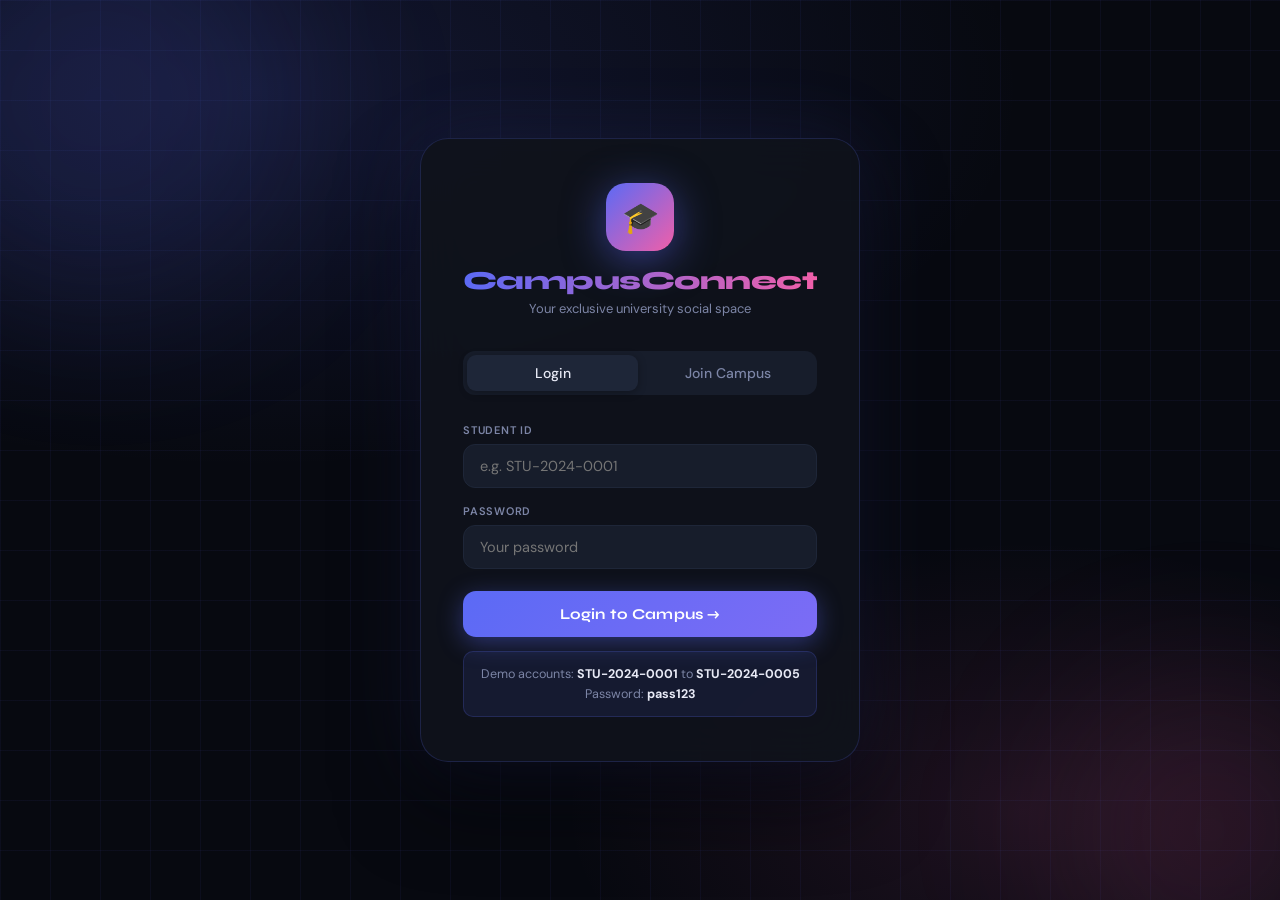
<file: frontend/index.html>
<!DOCTYPE html>
<html lang="en">
<head>
<meta charset="UTF-8">
<meta name="viewport" content="width=device-width, initial-scale=1.0">
<title>CampusConnect — Login</title>
<link href="https://fonts.googleapis.com/css2?family=Syne:wght@400;600;700;800&family=DM+Sans:ital,wght@0,300;0,400;0,500;0,600;1,400&display=swap" rel="stylesheet">
<style>
:root {
  --bg: #070910;
  --surface: #10131c;
  --surface2: #171d2b;
  --surface3: #1e2638;
  --accent: #5b6af5;
  --accent2: #f05fa9;
  --accent3: #00e0b8;
  --text: #e8eaf6;
  --text2: #7c85a6;
  --text3: #444d6a;
  --border: #1e2638;
  --radius: 18px;
}
* { margin:0; padding:0; box-sizing:border-box; }
html, body { height:100%; font-family:'DM Sans',sans-serif; background:var(--bg); color:var(--text); overflow:hidden; }

.page {
  display:none; width:100vw; height:100vh; align-items:center; justify-content:center;
  background:
    radial-gradient(ellipse 100% 70% at 20% 10%, rgba(91,106,245,0.14) 0%, transparent 60%),
    radial-gradient(ellipse 60% 50% at 80% 90%, rgba(240,95,169,0.10) 0%, transparent 60%),
    var(--bg);
  position:relative; overflow:hidden;
}
.page.active { display:flex; }

/* Grid bg */
.page::before {
  content:''; position:absolute; inset:0;
  background-image:
    linear-gradient(rgba(91,106,245,0.06) 1px, transparent 1px),
    linear-gradient(90deg, rgba(91,106,245,0.06) 1px, transparent 1px);
  background-size:50px 50px;
  pointer-events:none;
}

/* Floating orbs */
.orb {
  position:absolute; border-radius:50%; filter:blur(80px); pointer-events:none; animation:float 8s ease-in-out infinite;
}
.orb1 { width:400px; height:400px; background:rgba(91,106,245,0.12); top:-100px; left:-100px; }
.orb2 { width:300px; height:300px; background:rgba(240,95,169,0.10); bottom:-80px; right:-80px; animation-delay:-4s; }
@keyframes float { 0%,100%{transform:translateY(0)} 50%{transform:translateY(-30px)} }

.card {
  position:relative; z-index:10;
  background:rgba(16,19,28,0.92);
  border:1px solid rgba(91,106,245,0.2);
  border-radius:28px;
  padding:44px 42px;
  width:440px; max-width:96vw; max-height:96vh; overflow-y:auto;
  box-shadow: 0 0 80px rgba(91,106,245,0.12), 0 40px 80px rgba(0,0,0,0.6);
  backdrop-filter:blur(24px);
  scrollbar-width:none;
}
.card::-webkit-scrollbar { display:none; }

.logo { text-align:center; margin-bottom:34px; }
.logo-badge {
  width:68px; height:68px; border-radius:20px; margin:0 auto 14px;
  background:linear-gradient(135deg,var(--accent),var(--accent2));
  display:flex; align-items:center; justify-content:center; font-size:30px;
  box-shadow:0 8px 40px rgba(91,106,245,0.5);
}
.logo h1 { font-family:'Syne',sans-serif; font-size:26px; font-weight:800; letter-spacing:-0.02em;
  background:linear-gradient(90deg,var(--accent),var(--accent2)); -webkit-background-clip:text; -webkit-text-fill-color:transparent; }
.logo p { color:var(--text2); font-size:13px; margin-top:4px; }

.tab-row { display:flex; background:var(--surface2); border-radius:12px; padding:4px; margin-bottom:28px; gap:4px; }
.tab { flex:1; text-align:center; padding:9px; border-radius:9px; cursor:pointer; font-size:14px; font-weight:500; color:var(--text2); transition:all .2s; }
.tab.active { background:var(--surface3); color:var(--text); box-shadow:0 2px 8px rgba(0,0,0,0.3); }

.field { margin-bottom:16px; }
.field label { display:block; font-size:11px; font-weight:600; color:var(--text2); margin-bottom:7px; text-transform:uppercase; letter-spacing:.07em; }
.field input, .field select, .field textarea {
  width:100%; padding:12px 16px; border-radius:12px;
  background:var(--surface2); border:1.5px solid var(--border);
  color:var(--text); font-family:'DM Sans',sans-serif; font-size:14.5px;
  outline:none; transition:all .2s; resize:none;
}
.field input:focus, .field select:focus, .field textarea:focus {
  border-color:var(--accent); background:var(--surface3); box-shadow:0 0 0 4px rgba(91,106,245,0.12);
}
.field select option { background:var(--surface2); }
.field-row { display:grid; grid-template-columns:1fr 1fr; gap:12px; }

.btn {
  width:100%; padding:14px; border-radius:13px; border:none; cursor:pointer;
  font-family:'Syne',sans-serif; font-size:15px; font-weight:700; letter-spacing:.01em;
  transition:all .18s; position:relative; overflow:hidden;
}
.btn-primary {
  background:linear-gradient(135deg,var(--accent),#7c6cf5);
  color:#fff; box-shadow:0 6px 24px rgba(91,106,245,0.4); margin-top:6px;
}
.btn-primary:hover { transform:translateY(-2px); box-shadow:0 10px 32px rgba(91,106,245,0.5); }
.btn-primary:active { transform:translateY(0); }
.btn-primary:disabled { opacity:.5; cursor:not-allowed; transform:none; }

.error { background:rgba(240,95,169,0.1); border:1px solid rgba(240,95,169,0.3); color:#f05fa9; border-radius:10px; padding:10px 14px; font-size:13px; margin-bottom:16px; display:none; }
.hint { background:rgba(91,106,245,0.1); border:1px solid rgba(91,106,245,0.2); border-radius:10px; padding:12px 14px; font-size:12.5px; color:var(--text2); margin-top:14px; text-align:center; line-height:1.6; }
.hint strong { color:var(--text); }
</style>
</head>
<body>

<div class="page active" id="authPage">
  <div class="orb orb1"></div>
  <div class="orb orb2"></div>
  <div class="card">
    <div class="logo">
      <div class="logo-badge">🎓</div>
      <h1>CampusConnect</h1>
      <p>Your exclusive university social space</p>
    </div>
    <div class="tab-row">
      <div class="tab active" onclick="switchTab('login')">Login</div>
      <div class="tab" onclick="switchTab('register')">Join Campus</div>
    </div>
    <div class="error" id="authError"></div>

    <!-- LOGIN FORM -->
    <div id="loginForm">
      <div class="field">
        <label>Student ID</label>
        <input type="text" id="loginId" placeholder="e.g. STU-2024-0001" autocomplete="username">
      </div>
      <div class="field">
        <label>Password</label>
        <input type="password" id="loginPw" placeholder="Your password" autocomplete="current-password" onkeydown="if(event.key==='Enter')doLogin()">
      </div>
      <button class="btn btn-primary" id="loginBtn" onclick="doLogin()">Login to Campus →</button>
      <div class="hint">Demo accounts: <strong>STU-2024-0001</strong> to <strong>STU-2024-0005</strong><br>Password: <strong>pass123</strong></div>
    </div>

    <!-- REGISTER FORM -->
    <div id="registerForm" style="display:none">
      <div class="field">
        <label>Full Name</label>
        <input type="text" id="regName" placeholder="Your full name">
      </div>
      <div class="field-row">
        <div class="field">
          <label>Student ID</label>
          <input type="text" id="regId" placeholder="STU-2024-XXXX">
        </div>
        <div class="field">
          <label>Year</label>
          <select id="regYear">
            <option value="">Year</option>
            <option>1st Year</option><option>2nd Year</option>
            <option>3rd Year</option><option>4th Year</option>
            <option>Masters</option><option>PhD</option>
          </select>
        </div>
      </div>
      <div class="field">
        <label>Department</label>
        <select id="regDept">
          <option value="">Select your department</option>
          <option>Computer Science & Engineering</option>
          <option>Electrical Engineering</option>
          <option>Mechanical Engineering</option>
          <option>Business Administration</option>
          <option>Physics</option><option>Mathematics</option>
          <option>Chemistry</option><option>Economics</option>
          <option>Law</option><option>Medical Sciences</option>
          <option>Architecture</option><option>Arts & Humanities</option>
        </select>
      </div>
      <div class="field">
        <label>Bio <span style="color:var(--text3);font-weight:400">(optional)</span></label>
        <textarea id="regBio" rows="2" placeholder="Tell campus about yourself..."></textarea>
      </div>
      <div class="field">
        <label>Password</label>
        <input type="password" id="regPw" placeholder="Min. 6 characters">
      </div>
      <button class="btn btn-primary" id="registerBtn" onclick="doRegister()">Create My Account 🎉</button>
    </div>
  </div>
</div>

<script>
const API = 'http://localhost:8000/api';

function switchTab(tab) {
  document.querySelectorAll('.tab').forEach((t,i)=>t.classList.toggle('active',['login','register'][i]===tab));
  document.getElementById('loginForm').style.display = tab==='login'?'block':'none';
  document.getElementById('registerForm').style.display = tab==='register'?'block':'none';
  hideError();
}

function showError(msg) {
  const el=document.getElementById('authError');
  el.textContent=msg; el.style.display='block';
}
function hideError() { document.getElementById('authError').style.display='none'; }

async function doLogin() {
  const btn=document.getElementById('loginBtn');
  btn.disabled=true; btn.textContent='Logging in...';
  hideError();
  const res = await fetch(`${API}/auth/login`, {
    method:'POST', headers:{'Content-Type':'application/json'},
    body: JSON.stringify({
      student_id: document.getElementById('loginId').value.trim(),
      password: document.getElementById('loginPw').value
    })
  }).catch(()=>null);
  btn.disabled=false; btn.textContent='Login to Campus →';
  if (!res || !res.ok) {
    const err = res ? await res.json() : {};
    return showError(err.error || 'Cannot connect to server. Is the backend running?');
  }
  const data = await res.json();
  localStorage.setItem('cc_token', data.token);
  localStorage.setItem('cc_user', JSON.stringify(data.user));
  window.location.href = 'app.html';
}

async function doRegister() {
  const btn=document.getElementById('registerBtn');
  btn.disabled=true; btn.textContent='Creating account...';
  hideError();
  const body = {
    name: document.getElementById('regName').value.trim(),
    student_id: document.getElementById('regId').value.trim(),
    department: document.getElementById('regDept').value,
    bio: document.getElementById('regBio').value.trim(),
    password: document.getElementById('regPw').value,
    year: document.getElementById('regYear').value,
  };
  if (!body.name||!body.student_id||!body.department||!body.password) {
    btn.disabled=false; btn.textContent='Create My Account 🎉';
    return showError('Please fill in all required fields.');
  }
  const res = await fetch(`${API}/auth/register`, {
    method:'POST', headers:{'Content-Type':'application/json'},
    body: JSON.stringify(body)
  }).catch(()=>null);
  btn.disabled=false; btn.textContent='Create My Account 🎉';
  if (!res || !res.ok) {
    const err = res ? await res.json() : {};
    return showError(err.error || 'Cannot connect to server.');
  }
  const data = await res.json();
  localStorage.setItem('cc_token', data.token);
  localStorage.setItem('cc_user', JSON.stringify(data.user));
  window.location.href = 'app.html';
}

// Redirect if already logged in
if (localStorage.getItem('cc_token')) window.location.href='app.html';
</script>
</body>
</html>
</file>
<file: frontend/css/app.css>
/* ═══════════════════════════════════════════
   CampusConnect — App Stylesheet
   ═══════════════════════════════════════════ */

:root {
  --bg: #070910;
  --surface: #10131c;
  --surface2: #151a27;
  --surface3: #1c2234;
  --accent: #5b6af5;
  --accent2: #f05fa9;
  --accent3: #00e0b8;
  --accent4: #ffa94d;
  --text: #e8eaf6;
  --text2: #7c85a6;
  --text3: #3f4762;
  --border: #1c2234;
  --border2: #252e47;
  --sb-width: 240px;
  --topbar-h: 58px;
  --radius: 16px;
  --radius-sm: 10px;
  --radius-xs: 7px;
  --shadow: 0 4px 24px rgba(0,0,0,0.4);
  --shadow-lg: 0 20px 60px rgba(0,0,0,0.6);
}

/* ── RESET & BASE ── */
*, *::before, *::after { box-sizing: border-box; margin: 0; padding: 0; }
html { font-size: 15px; }
body { font-family: 'DM Sans', sans-serif; background: var(--bg); color: var(--text); overflow-x: hidden; }
a { text-decoration: none; color: inherit; cursor: pointer; }
button { font-family: 'DM Sans', sans-serif; cursor: pointer; }
input, textarea, select { font-family: 'DM Sans', sans-serif; }
img { display: block; }
::-webkit-scrollbar { width: 5px; height: 5px; }
::-webkit-scrollbar-track { background: transparent; }
::-webkit-scrollbar-thumb { background: var(--border2); border-radius: 99px; }

/* ── LAYOUT ── */
.sidebar {
  position: fixed; top: 0; left: 0; bottom: 0;
  width: var(--sb-width); background: var(--surface);
  border-right: 1px solid var(--border); display: flex; flex-direction: column;
  padding: 20px 12px; z-index: 100; transition: transform .25s;
}

.main {
  margin-left: var(--sb-width);
  min-height: 100vh; display: flex; flex-direction: column;
}

/* ── SIDEBAR LOGO ── */
.sb-logo {
  display: flex; align-items: center; gap: 10px;
  padding: 4px 8px 20px; border-bottom: 1px solid var(--border); margin-bottom: 10px;
}
.sb-logo-icon { font-size: 22px; }
.sb-logo-text { font-family: 'Syne', sans-serif; font-size: 17px; font-weight: 600; color: var(--text2); }
.sb-logo-text strong { color: var(--text); }

/* ── NAV ── */
.sb-nav { display: flex; flex-direction: column; gap: 3px; flex: 1; }
.nav-item {
  display: flex; align-items: center; gap: 11px;
  padding: 10px 12px; border-radius: var(--radius-sm);
  color: var(--text2); font-size: 14px; font-weight: 500;
  transition: all .15s; position: relative; cursor: pointer; user-select: none;
}
.nav-item:hover { background: var(--surface2); color: var(--text); }
.nav-item.active { background: rgba(91,106,245,0.14); color: var(--accent); }
.nav-item.danger:hover { background: rgba(240,95,169,0.1); color: var(--accent2); }
.ni-icon { font-size: 19px; width: 22px; text-align: center; flex-shrink: 0; }
.nb {
  margin-left: auto; background: var(--accent2); color: #fff;
  font-size: 11px; font-weight: 700; border-radius: 99px;
  padding: 2px 7px; min-width: 20px; text-align: center;
}
.sb-divider { height: 1px; background: var(--border); margin: 8px 0; }

/* ── SIDEBAR ME ── */
.sb-me {
  margin-top: 12px; padding: 12px; border-radius: var(--radius-sm);
  background: var(--surface2); border: 1px solid var(--border);
  display: flex; align-items: center; gap: 10px; cursor: pointer;
  transition: background .15s;
}
.sb-me:hover { background: var(--surface3); }
.sb-me-av { width: 34px; height: 34px; border-radius: 50%; flex-shrink: 0; }
.sb-me-info { flex: 1; overflow: hidden; }
.sb-me-name { font-size: 13px; font-weight: 600; white-space: nowrap; overflow: hidden; text-overflow: ellipsis; }
.sb-me-id { font-size: 11px; color: var(--text2); }

/* ── TOPBAR ── */
.topbar {
  position: sticky; top: 0; z-index: 90;
  height: var(--topbar-h); display: flex; align-items: center; gap: 14px;
  padding: 0 24px; background: rgba(7,9,16,0.88); backdrop-filter: blur(14px);
  border-bottom: 1px solid var(--border);
}
.topbar-title { font-family: 'Syne', sans-serif; font-size: 17px; font-weight: 700; flex: 1; }
.burger { background: none; border: none; color: var(--text2); font-size: 20px; display: none; padding: 4px; }
.search-wrap {
  display: flex; align-items: center; gap: 9px;
  background: var(--surface2); border: 1px solid var(--border);
  border-radius: 99px; padding: 7px 16px; width: 260px;
  transition: border-color .2s;
}
.search-wrap:focus-within { border-color: var(--accent); }
.search-icon { color: var(--text3); font-size: 15px; }
.search-inp { background: none; border: none; outline: none; color: var(--text); font-size: 14px; flex: 1; }
.search-inp::placeholder { color: var(--text3); }
.notif-trigger {
  background: var(--surface2); border: 1px solid var(--border);
  border-radius: 99px; padding: 7px 14px; color: var(--text2); font-size: 14px;
  display: flex; align-items: center; gap: 7px; transition: all .15s; position: relative;
}
.notif-trigger:hover { border-color: var(--accent2); color: var(--text); }
.notif-badge-btn {
  background: var(--accent2); color: #fff; font-size: 10px; font-weight: 700;
  border-radius: 99px; padding: 1px 6px;
}

/* ── VIEWS ── */
.view { display: none; }
.view.active { display: block; }
.view-inner { max-width: 760px; margin: 0 auto; padding: 28px 24px; }
.view-heading { font-family: 'Syne', sans-serif; font-size: 22px; font-weight: 800; margin-bottom: 4px; }
.view-sub { color: var(--text2); font-size: 14px; margin-bottom: 22px; }
.view-head-row { display: flex; align-items: center; justify-content: space-between; flex-wrap: wrap; gap: 12px; margin-bottom: 18px; }

/* ── CARD ── */
.card {
  background: var(--surface); border: 1px solid var(--border);
  border-radius: var(--radius); overflow: hidden;
}

/* ── AVATAR ── */
.av {
  border-radius: 50%; display: flex; align-items: center; justify-content: center;
  color: #fff; font-weight: 700; flex-shrink: 0; font-family: 'Syne', sans-serif;
  overflow: hidden;
}
.av-xs { width: 28px; height: 28px; font-size: 11px; }
.av-sm { width: 34px; height: 34px; font-size: 13px; }
.av-md { width: 44px; height: 44px; font-size: 16px; }
.av-lg { width: 52px; height: 52px; font-size: 18px; }
.av-xl { width: 76px; height: 76px; font-size: 26px; }

/* ── FEED LAYOUT ── */
.feed-layout { display: flex; gap: 0; min-height: calc(100vh - var(--topbar-h)); }
.feed-col { flex: 1; padding: 24px; max-width: 660px; overflow-y: visible; }
.right-panel { width: 280px; padding: 24px 20px 24px 0; flex-shrink: 0; }

/* ── STORIES ── */
.stories-row {
  display: flex; gap: 11px; overflow-x: auto; padding-bottom: 6px; margin-bottom: 22px;
  scrollbar-width: none;
}
.stories-row::-webkit-scrollbar { display: none; }
.story-add {
  min-width: 86px; height: 130px; border-radius: 14px; flex-shrink: 0;
  background: linear-gradient(135deg, var(--accent), var(--accent2));
  display: flex; flex-direction: column; align-items: center; justify-content: center;
  gap: 6px; cursor: pointer; transition: transform .15s; border: 1px solid var(--border2);
  box-shadow: 0 4px 16px rgba(91,106,245,0.25);
}
.story-add:hover { transform: scale(1.04); }
.story-add-icon { font-size: 26px; color: #fff; }
.story-name { font-size: 11px; font-weight: 600; color: rgba(255,255,255,0.9); }
.story-card {
  min-width: 86px; height: 130px; border-radius: 14px; flex-shrink: 0;
  position: relative; overflow: hidden; cursor: pointer;
  border: 2px solid transparent; transition: transform .15s;
  background: var(--surface2);
}
.story-card:hover { transform: scale(1.04); }
.story-card.has-ring { border-color: var(--accent); }
.story-card-grad { position: absolute; inset: 0; background: linear-gradient(to top, rgba(0,0,0,0.7) 0%, transparent 55%); }
.story-card-av { position: absolute; top: 9px; left: 50%; transform: translateX(-50%); }
.story-card-name { position: absolute; bottom: 7px; left: 0; right: 0; text-align: center; font-size: 10px; font-weight: 600; color: #fff; }

/* ── COMPOSER ── */
.composer { padding: 18px; margin-bottom: 20px; }
.composer-top { display: flex; gap: 12px; margin-bottom: 12px; }
.composer-ta {
  flex: 1; background: var(--surface2); border: 1.5px solid var(--border);
  border-radius: 12px; padding: 11px 15px; color: var(--text); font-size: 14.5px;
  resize: none; outline: none; min-height: 80px; transition: border-color .2s;
  line-height: 1.6;
}
.composer-ta:focus { border-color: var(--accent); }
.composer-ta::placeholder { color: var(--text3); }
.composer-img-wrap { position: relative; display: inline-block; margin-bottom: 10px; }
.composer-img-wrap img { max-width: 100%; max-height: 200px; border-radius: 10px; border: 1px solid var(--border); }
.img-remove {
  position: absolute; top: 6px; right: 6px; background: rgba(0,0,0,.75);
  border: none; border-radius: 50%; width: 24px; height: 24px; color: #fff;
  font-size: 13px; display: flex; align-items: center; justify-content: center;
}
.composer-bar { display: flex; align-items: center; gap: 8px; flex-wrap: wrap; padding-top: 12px; border-top: 1px solid var(--border); }
.cmp-btn {
  padding: 7px 13px; border-radius: var(--radius-xs); background: var(--surface2);
  border: 1px solid var(--border); color: var(--text2); font-size: 13px;
  transition: all .15s;
}
.cmp-btn:hover { background: var(--surface3); color: var(--text); }
.cmp-btn.active-type { border-color: var(--accent); color: var(--accent); background: rgba(91,106,245,0.1); }
.cmp-post {
  margin-left: auto; background: var(--accent); border-color: var(--accent);
  color: #fff; font-weight: 600; font-family: 'Syne', sans-serif;
  box-shadow: 0 4px 18px rgba(91,106,245,0.35);
}
.cmp-post:hover { background: #6c7bf7; box-shadow: 0 6px 24px rgba(91,106,245,0.45); }

/* ── POST CARD ── */
.post-card {
  background: var(--surface); border: 1px solid var(--border);
  border-radius: var(--radius); margin-bottom: 14px;
  animation: fadeUp .3s ease both;
  transition: border-color .15s;
}
.post-card:hover { border-color: var(--border2); }
@keyframes fadeUp { from{opacity:0;transform:translateY(10px)} to{opacity:1;transform:none} }
.post-header { display: flex; align-items: center; gap: 11px; padding: 15px 18px 0; }
.post-meta { flex: 1; }
.post-author-name {
  font-weight: 600; font-size: 14px; cursor: pointer;
  display: inline; transition: color .15s;
}
.post-author-name:hover { color: var(--accent); }
.post-dept { font-size: 11px; color: var(--text2); margin-left: 6px; }
.post-time { font-size: 12px; color: var(--text3); margin-top: 2px; }
.post-opts {
  color: var(--text3); background: none; border: none;
  font-size: 22px; width: 32px; height: 32px; border-radius: 6px;
  display: flex; align-items: center; justify-content: center;
  line-height: 1; transition: background .15s; cursor: pointer;
}
.post-opts:hover { background: var(--surface2); color: var(--text2); }
.post-body { padding: 12px 18px; line-height: 1.7; font-size: 14.5px; color: var(--text); word-break: break-word; }
.post-img { width: 100%; max-height: 380px; object-fit: cover; cursor: zoom-in; transition: opacity .15s; }
.post-img:hover { opacity: .93; }
.post-type-badge {
  display: inline-flex; align-items: center; gap: 4px;
  font-size: 11px; font-weight: 600; padding: 2px 8px;
  border-radius: 99px; margin-left: 7px; vertical-align: middle;
}
.badge-joke { background: rgba(255,214,0,0.12); color: #f5c200; }
.badge-study { background: rgba(91,106,245,0.12); color: #7c8cff; }
.badge-event { background: rgba(240,95,169,0.12); color: #f05fa9; }

/* ── REACTIONS BAR ── */
.reactions-bar { display: flex; gap: 5px; flex-wrap: wrap; padding: 8px 18px 4px; }
.rxn-pill {
  display: inline-flex; align-items: center; gap: 5px;
  padding: 4px 10px; border-radius: 99px;
  background: var(--surface2); border: 1px solid var(--border);
  font-size: 14px; color: var(--text2); cursor: pointer;
  transition: all .15s; user-select: none;
}
.rxn-pill:hover { border-color: var(--accent); transform: scale(1.08); }
.rxn-pill.reacted { background: rgba(91,106,245,0.14); border-color: var(--accent); color: var(--accent); }
.rxn-pill span { font-size: 12px; font-weight: 600; }

/* ── POST FOOTER ── */
.post-footer {
  display: flex; border-top: 1px solid var(--border); margin-top: 8px;
}
.pf-btn {
  flex: 1; display: flex; align-items: center; justify-content: center;
  gap: 7px; padding: 10px 8px; background: none; border: none;
  color: var(--text2); font-size: 13px; transition: all .15s; border-radius: 0;
}
.pf-btn:hover { background: var(--surface2); color: var(--text); }
.pf-btn.liked { color: var(--accent2); }
.pf-btn .pf-icon { font-size: 17px; }
.pf-btn:first-child { border-radius: 0 0 0 var(--radius); }
.pf-btn:last-child { border-radius: 0 0 var(--radius) 0; }

/* ── COMMENT AREA ── */
.comments-area { padding: 0 18px 14px; display: none; }
.comments-area.open { display: block; }
.comment-input-row { display: flex; gap: 9px; align-items: center; margin-bottom: 14px; margin-top: 6px; }
.comment-inp {
  flex: 1; background: var(--surface2); border: 1px solid var(--border);
  border-radius: 99px; padding: 8px 16px; color: var(--text); font-size: 13px; outline: none;
  transition: border-color .2s;
}
.comment-inp:focus { border-color: var(--accent); }
.comment-inp::placeholder { color: var(--text3); }
.comment-send {
  background: var(--accent); border: none; border-radius: 50%;
  width: 34px; height: 34px; color: #fff; font-size: 14px;
  display: flex; align-items: center; justify-content: center; flex-shrink: 0;
  transition: background .15s;
}
.comment-send:hover { background: #6c7bf7; }
.comment-item { display: flex; gap: 9px; margin-bottom: 11px; }
.comment-bubble { background: var(--surface2); border-radius: 12px; padding: 8px 13px; flex: 1; }
.cb-name { font-size: 12px; font-weight: 600; margin-bottom: 3px; }
.cb-text { font-size: 13px; color: var(--text2); line-height: 1.5; }
.cb-time { font-size: 11px; color: var(--text3); margin-top: 3px; }

/* ── RIGHT PANEL WIDGETS ── */
.widget { padding: 16px; margin-bottom: 14px; }
.widget-title { font-family: 'Syne', sans-serif; font-size: 12px; font-weight: 700; color: var(--text2); text-transform: uppercase; letter-spacing: .08em; margin-bottom: 12px; }
.online-item { display: flex; align-items: center; gap: 9px; padding: 7px 0; border-bottom: 1px solid var(--border); cursor: pointer; }
.online-item:last-child { border: none; padding-bottom: 0; }
.online-item:hover .oi-name { color: var(--accent); }
.oi-av-wrap { position: relative; }
.oi-dot { position: absolute; bottom: 0; right: 0; width: 9px; height: 9px; border-radius: 50%; background: var(--accent3); border: 2px solid var(--surface); }
.oi-info { flex: 1; overflow: hidden; }
.oi-name { font-size: 13px; font-weight: 500; white-space: nowrap; overflow: hidden; text-overflow: ellipsis; }
.oi-dept { font-size: 11px; color: var(--text3); }
.tags-wrap { display: flex; flex-wrap: wrap; gap: 5px; }
.tag { display: inline-flex; align-items: center; gap: 5px; padding: 5px 11px; border-radius: 7px; background: var(--surface2); border: 1px solid var(--border); font-size: 12px; cursor: pointer; color: var(--text2); transition: all .15s; }
.tag:hover { border-color: var(--accent); color: var(--accent); }
.tag em { color: var(--text3); font-style: normal; }
.sugg-item { display: flex; align-items: center; gap: 9px; padding: 8px 0; border-bottom: 1px solid var(--border); }
.sugg-item:last-child { border: none; padding-bottom: 0; }
.sugg-info { flex: 1; }
.sugg-name { font-size: 13px; font-weight: 500; }
.sugg-dept { font-size: 11px; color: var(--text3); }
.add-btn { background: rgba(91,106,245,0.12); border: 1px solid var(--accent); color: var(--accent); border-radius: 7px; padding: 4px 11px; font-size: 12px; font-weight: 600; transition: all .15s; }
.add-btn:hover { background: var(--accent); color: #fff; }

/* ── EXPLORE ── */
.explore-search { margin-bottom: 20px; }
.explore-inp { width: 100%; padding: 11px 18px; background: var(--surface); border: 1.5px solid var(--border); border-radius: var(--radius-sm); color: var(--text); font-size: 14px; outline: none; transition: border-color .2s; }
.explore-inp:focus { border-color: var(--accent); }
.explore-grid { columns: 3; gap: 10px; }
.explore-item { break-inside: avoid; margin-bottom: 10px; border-radius: 10px; overflow: hidden; cursor: zoom-in; border: 1px solid var(--border); transition: all .15s; }
.explore-item:hover { transform: scale(1.02); border-color: var(--accent); }
.explore-post { background: var(--surface); border-radius: 10px; padding: 14px; margin-bottom: 10px; border: 1px solid var(--border); break-inside: avoid; }
.explore-post-author { font-size: 12px; font-weight: 600; margin-bottom: 6px; }
.explore-post-text { font-size: 13px; color: var(--text2); line-height: 1.5; display: -webkit-box; -webkit-line-clamp: 3; -webkit-box-orient: vertical; overflow: hidden; }

/* ── FRIENDS ── */
.friends-tabs { display: flex; gap: 6px; }
.ftab { background: var(--surface2); border: 1px solid var(--border); border-radius: 8px; padding: 7px 14px; font-size: 13px; color: var(--text2); transition: all .15s; }
.ftab:hover { border-color: var(--accent); color: var(--text); }
.ftab.active { background: rgba(91,106,245,0.14); border-color: var(--accent); color: var(--accent); }
.person-card {
  background: var(--surface); border: 1px solid var(--border); border-radius: var(--radius-sm);
  padding: 14px 16px; margin-bottom: 10px; display: flex; align-items: center; gap: 14px;
  transition: border-color .15s;
}
.person-card:hover { border-color: var(--border2); }
.person-info { flex: 1; }
.person-name { font-size: 15px; font-weight: 600; cursor: pointer; transition: color .15s; }
.person-name:hover { color: var(--accent); }
.person-sub { font-size: 12px; color: var(--text2); margin-top: 2px; }
.person-actions { display: flex; gap: 7px; }
.btn-add { background: var(--accent); border: none; color: #fff; border-radius: 8px; padding: 7px 15px; font-size: 13px; font-weight: 600; transition: all .15s; }
.btn-add:hover { background: #6c7bf7; }
.btn-add.pending { background: var(--surface2); border: 1px solid var(--border); color: var(--text2); }
.btn-add.friends { background: rgba(0,224,184,0.12); border: 1px solid var(--accent3); color: var(--accent3); }
.btn-accept { background: rgba(0,224,184,0.12); border: 1px solid var(--accent3); color: var(--accent3); border-radius: 8px; padding: 7px 14px; font-size: 13px; font-weight: 600; }
.btn-decline { background: rgba(240,95,169,0.1); border: 1px solid var(--accent2); color: var(--accent2); border-radius: 8px; padding: 7px 14px; font-size: 13px; }

/* ── EVENTS ── */
.event-card {
  background: var(--surface); border: 1px solid var(--border); border-radius: var(--radius);
  margin-bottom: 14px; overflow: hidden;
  border-left: 4px solid var(--accent);
  transition: border-color .15s;
}
.event-card:hover { border-color: var(--accent); }
.event-body { padding: 18px; }
.event-title { font-family: 'Syne', sans-serif; font-size: 17px; font-weight: 700; margin-bottom: 7px; }
.event-meta { font-size: 12px; color: var(--text2); margin-bottom: 10px; display: flex; gap: 14px; flex-wrap: wrap; }
.event-desc { font-size: 14px; color: var(--text2); line-height: 1.65; }
.event-actions { display: flex; gap: 9px; margin-top: 15px; }
.btn-register { background: var(--accent); border: none; color: #fff; border-radius: 9px; padding: 8px 20px; font-size: 13px; font-weight: 600; font-family: 'Syne', sans-serif; transition: all .15s; }
.btn-register:hover { background: #6c7bf7; }
.btn-ghost { background: var(--surface2); border: 1px solid var(--border); color: var(--text2); border-radius: 9px; padding: 8px 16px; font-size: 13px; transition: all .15s; }
.btn-ghost:hover { border-color: var(--border2); color: var(--text); }

/* ── JOKES ── */
.joke-card {
  background: var(--surface); border: 1px solid var(--border); border-radius: var(--radius);
  margin-bottom: 14px; padding: 20px; position: relative; overflow: hidden;
}
.joke-card::before { content: '😂'; position: absolute; top: -10px; right: 12px; font-size: 60px; opacity: .05; }
.joke-meta { font-size: 12px; color: var(--text2); margin-bottom: 10px; }
.joke-text { font-size: 16px; line-height: 1.75; white-space: pre-line; }

/* ── NOTIFICATIONS ── */
.notif-card {
  background: var(--surface); border: 1px solid var(--border); border-radius: var(--radius-sm);
  padding: 14px 16px; margin-bottom: 8px; display: flex; gap: 12px; align-items: center;
  transition: background .15s;
}
.notif-card.unread { background: rgba(91,106,245,0.05); border-color: rgba(91,106,245,0.15); }
.notif-icon { width: 40px; height: 40px; border-radius: 50%; background: var(--surface2); display: flex; align-items: center; justify-content: center; font-size: 20px; flex-shrink: 0; }
.notif-text { flex: 1; }
.notif-msg { font-size: 14px; line-height: 1.5; }
.notif-time { font-size: 11px; color: var(--text3); margin-top: 3px; }

/* ── PROFILE MODAL ── */
.profile-cover {
  height: 150px; position: relative;
  background: linear-gradient(135deg, var(--accent), var(--accent2));
}
.modal-close {
  position: absolute; top: 12px; right: 12px;
  background: rgba(0,0,0,.55); border: none; border-radius: 50%;
  width: 30px; height: 30px; color: #fff; font-size: 16px;
  display: flex; align-items: center; justify-content: center; cursor: pointer;
}
.profile-av-ring { position: absolute; left: 22px; margin-top: -40px; }
.profile-av-ring .av { border: 4px solid var(--surface); }
.profile-body { padding: 48px 24px 24px; }
.profile-top-row { display: flex; justify-content: space-between; align-items: flex-start; margin-bottom: 10px; }
.profile-name { font-family: 'Syne', sans-serif; font-size: 22px; font-weight: 800; }
.profile-sid { font-size: 13px; color: var(--text2); margin-top: 2px; }
.dept-pill, .year-pill { display: inline-block; border-radius: 99px; padding: 3px 12px; font-size: 12px; font-weight: 600; margin-right: 6px; margin-bottom: 12px; }
.dept-pill { background: rgba(91,106,245,0.14); color: var(--accent); }
.year-pill { background: rgba(0,224,184,0.1); color: var(--accent3); }
.profile-bio { color: var(--text2); font-size: 14px; line-height: 1.65; margin-bottom: 18px; }
.profile-stats { display: flex; gap: 28px; padding: 16px 0; border-top: 1px solid var(--border); border-bottom: 1px solid var(--border); margin-bottom: 18px; }
.pstat { text-align: center; }
.pstat-n { display: block; font-family: 'Syne', sans-serif; font-size: 22px; font-weight: 800; }
.pstat-l { font-size: 11px; color: var(--text3); margin-top: 2px; }
.profile-posts-grid { display: grid; grid-template-columns: repeat(3, 1fr); gap: 8px; }
.profile-posts-grid img { width: 100%; aspect-ratio: 1; object-fit: cover; border-radius: 8px; cursor: zoom-in; border: 1px solid var(--border); transition: opacity .15s; }
.profile-posts-grid img:hover { opacity: .85; }
.btn-edit { background: var(--surface2); border: 1px solid var(--border); color: var(--text); border-radius: 9px; padding: 8px 16px; font-size: 13px; font-weight: 600; transition: all .15s; }
.btn-edit:hover { border-color: var(--accent); color: var(--accent); }

/* ── POST MODAL ── */
.post-modal { max-width: 620px; padding: 0; position: relative; }
.post-modal .modal-close { top: 10px; right: 10px; }
.post-modal-comments { padding: 0 20px 20px; border-top: 1px solid var(--border); }
.section-label { font-size: 12px; font-weight: 700; color: var(--text3); text-transform: uppercase; letter-spacing: .07em; padding: 14px 0 10px; }
.comments-list { max-height: 260px; overflow-y: auto; }

/* ── MODALS ── */
.modal-overlay {
  position: fixed; inset: 0; background: rgba(0,0,0,.75);
  backdrop-filter: blur(8px); z-index: 200;
  display: flex; align-items: center; justify-content: center;
  opacity: 0; pointer-events: none; transition: opacity .2s;
}
.modal-overlay.open { opacity: 1; pointer-events: all; }
.modal-box {
  background: var(--surface); border: 1px solid var(--border);
  border-radius: 24px; width: 580px; max-width: 95vw; max-height: 90vh;
  overflow-y: auto; box-shadow: var(--shadow-lg);
  transform: scale(.96); transition: transform .2s; position: relative;
  scrollbar-width: thin;
}
.modal-overlay.open .modal-box { transform: scale(1); }
.modal-header { display: flex; align-items: center; justify-content: space-between; margin-bottom: 20px; }
.modal-header h3 { font-family: 'Syne', sans-serif; font-size: 18px; font-weight: 700; }
.modal-close-sm { background: none; border: none; color: var(--text2); font-size: 18px; cursor: pointer; }
.field { margin-bottom: 15px; }
.field label { display: block; font-size: 11px; font-weight: 600; color: var(--text2); margin-bottom: 7px; text-transform: uppercase; letter-spacing: .07em; }
.input-field { width: 100%; padding: 11px 14px; border-radius: 10px; background: var(--surface2); border: 1.5px solid var(--border); color: var(--text); font-size: 14px; outline: none; transition: border-color .2s; resize: none; }
.input-field:focus { border-color: var(--accent); }
.input-field option { background: var(--surface2); }
.btn { width: 100%; padding: 13px; border-radius: 12px; border: none; font-size: 15px; font-weight: 700; font-family: 'Syne', sans-serif; cursor: pointer; transition: all .18s; margin-top: 6px; }
.btn-primary { background: linear-gradient(135deg, var(--accent), #7c6cf5); color: #fff; box-shadow: 0 5px 20px rgba(91,106,245,0.35); }
.btn-primary:hover { transform: translateY(-1px); box-shadow: 0 8px 28px rgba(91,106,245,0.45); }

/* ── LIGHTBOX ── */
.lightbox { position: fixed; inset: 0; background: rgba(0,0,0,.92); z-index: 300; display: none; align-items: center; justify-content: center; cursor: zoom-out; }
.lightbox.open { display: flex; }
.lightbox img { max-width: 90vw; max-height: 90vh; border-radius: 12px; object-fit: contain; }
.lb-close { position: absolute; top: 20px; right: 20px; background: rgba(255,255,255,.1); border: none; color: #fff; border-radius: 50%; width: 36px; height: 36px; font-size: 18px; cursor: pointer; display: flex; align-items: center; justify-content: center; }

/* ── TOAST ── */
.toast {
  position: fixed; bottom: 28px; left: 50%; transform: translateX(-50%) translateY(20px);
  background: var(--surface3); border: 1px solid var(--border2); border-radius: 12px;
  padding: 11px 20px; font-size: 14px; color: var(--text); z-index: 400;
  opacity: 0; transition: all .25s; pointer-events: none; white-space: nowrap;
  box-shadow: 0 8px 30px rgba(0,0,0,.5);
}
.toast.show { opacity: 1; transform: translateX(-50%) translateY(0); }

/* ── EMPTY STATE ── */
.empty { text-align: center; padding: 48px 20px; color: var(--text2); }
.empty-icon { font-size: 48px; margin-bottom: 14px; }
.empty-title { font-family: 'Syne', sans-serif; font-size: 18px; font-weight: 700; color: var(--text); margin-bottom: 6px; }
.empty-sub { font-size: 14px; line-height: 1.6; }

/* ── LOAD MORE ── */
.load-more-wrap { text-align: center; padding: 12px 0 24px; }

/* ── REACTION PICKER ── */
.rxn-picker {
  position: fixed; z-index: 150; background: var(--surface2); border: 1px solid var(--border2);
  border-radius: 99px; padding: 7px 12px; display: flex; gap: 8px;
  box-shadow: 0 8px 32px rgba(0,0,0,.5);
}
.rxn-pick-btn { font-size: 22px; cursor: pointer; transition: transform .12s; border: none; background: none; }
.rxn-pick-btn:hover { transform: scale(1.35); }

/* ── SPINNER ── */
.spinner { width: 36px; height: 36px; border: 3px solid var(--border); border-top-color: var(--accent); border-radius: 50%; animation: spin .7s linear infinite; margin: 40px auto; }
@keyframes spin { to { transform: rotate(360deg); } }

/* ── RESPONSIVE ── */
@media (max-width: 960px) {
  :root { --sb-width: 60px; }
  .sb-logo-text, .ni-label, .sb-me-info, .nb { display: none; }
  .sb-logo { justify-content: center; }
  .nav-item { justify-content: center; padding: 11px 0; }
  .sb-me { justify-content: center; padding: 10px; }
  .right-panel { display: none; }
  .feed-col { max-width: 100%; padding: 16px; }
  .burger { display: block; }
}
@media (max-width: 640px) {
  .search-wrap { display: none; }
  .topbar { padding: 0 14px; }
  .friends-tabs { flex-direction: column; }
  .explore-grid { columns: 2; }
  .profile-posts-grid { grid-template-columns: repeat(2, 1fr); }
}
</file>
